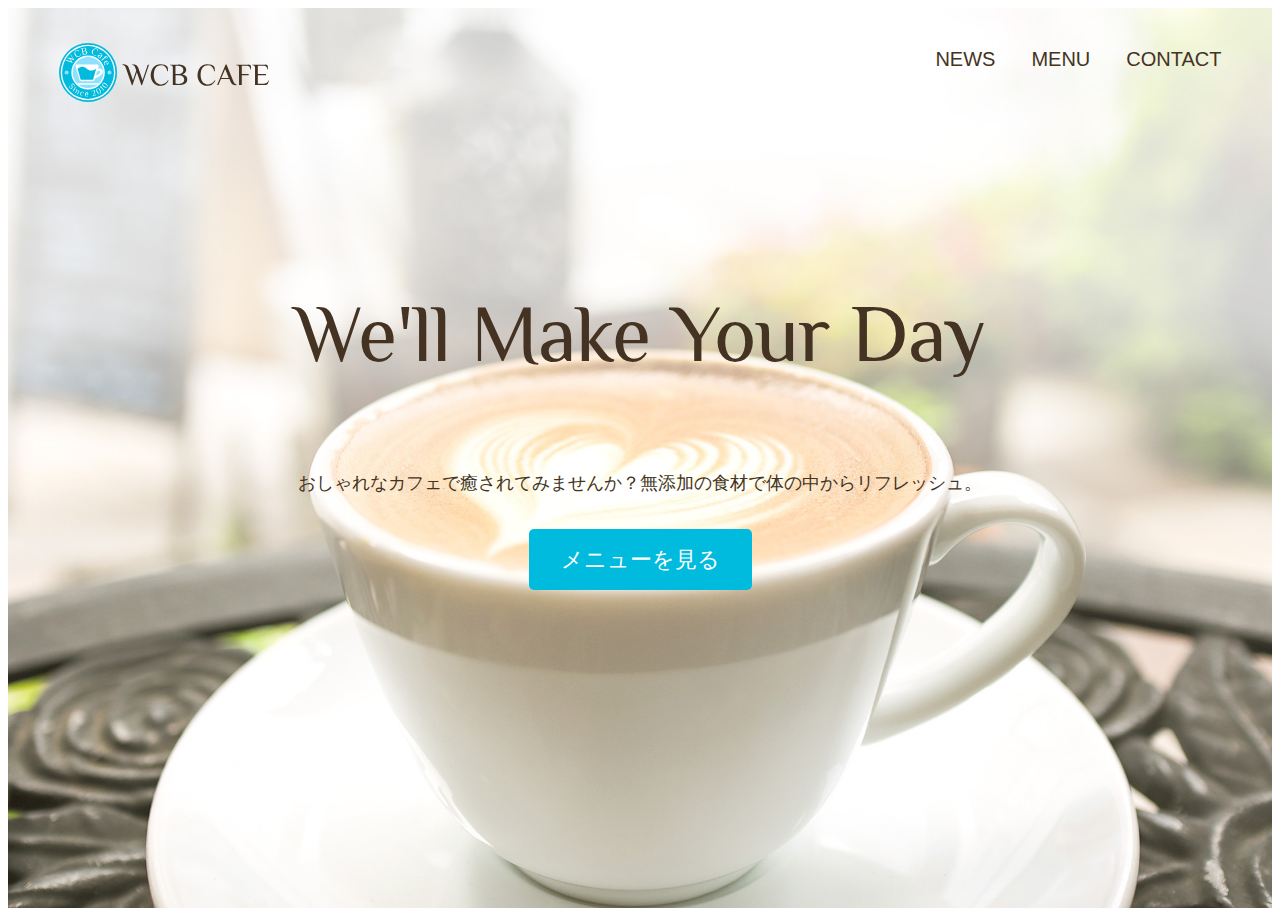
<file: index.html>
<!DOCTYPE html>
<html lang="ja">
    <head>
        <meta charset="utf8">
        <title>WCB Cafe</title>
        <meta name="description" content="ブレンドコーヒーとヘルシーなオーガニックフードを提供するカフェ">
        <link rel="icon" type="image/png" href="images/favicon.png">
        <meta property="og:url" content="https://example.com/index.html">
        <meta property="og:type" content="website">
        <meta property="og:title" content="WBC Cafe Home">
        <meta property="og:description" content="おしゃれなカフェで癒されてみませんか？無添加の食材で体の中からリフレッシュ。">
        <meta property="og:image" content="http://example.com/images/ogp.jpg">
        <!--- css -->
        <link rer="stylesheet" href="https://unpkg.com/ress/dist/ress.min.css">
        <link href="https://fonts.googleapis.com/css?family=philosopher" rel="stylesheet">
        <link href="css/style.css" rel="stylesheet">
    </head>
    <body>
      <div id="home" class="big-bg">
        <header class="page-header wrapper">
         <h1><a href="index.html"><img class="logo" src="images/logo.svg" alt="WCBカフェホーム"></a></h1>
         <nav>
            <ul class="main-nav">
              <li><a href="news.html">News</a></li>
              <li><a href="menu.html">Menu</a></li>
              <li><a href="contact.html">Contact</a></li>
            </ul>
          </nav>
        </header>

        <div class="home-content wrapper">
          <h2 class="page-title">We'll Make Your Day</h2>
          <p>おしゃれなカフェで癒されてみませんか？無添加の食材で体の中からリフレッシュ。</p>
          <a class="button" href="menu.html">メニューを見る</a>
        </div><!-- /.home-content -->
      </div><!--/#home -->
    </body>
</html>
</file>
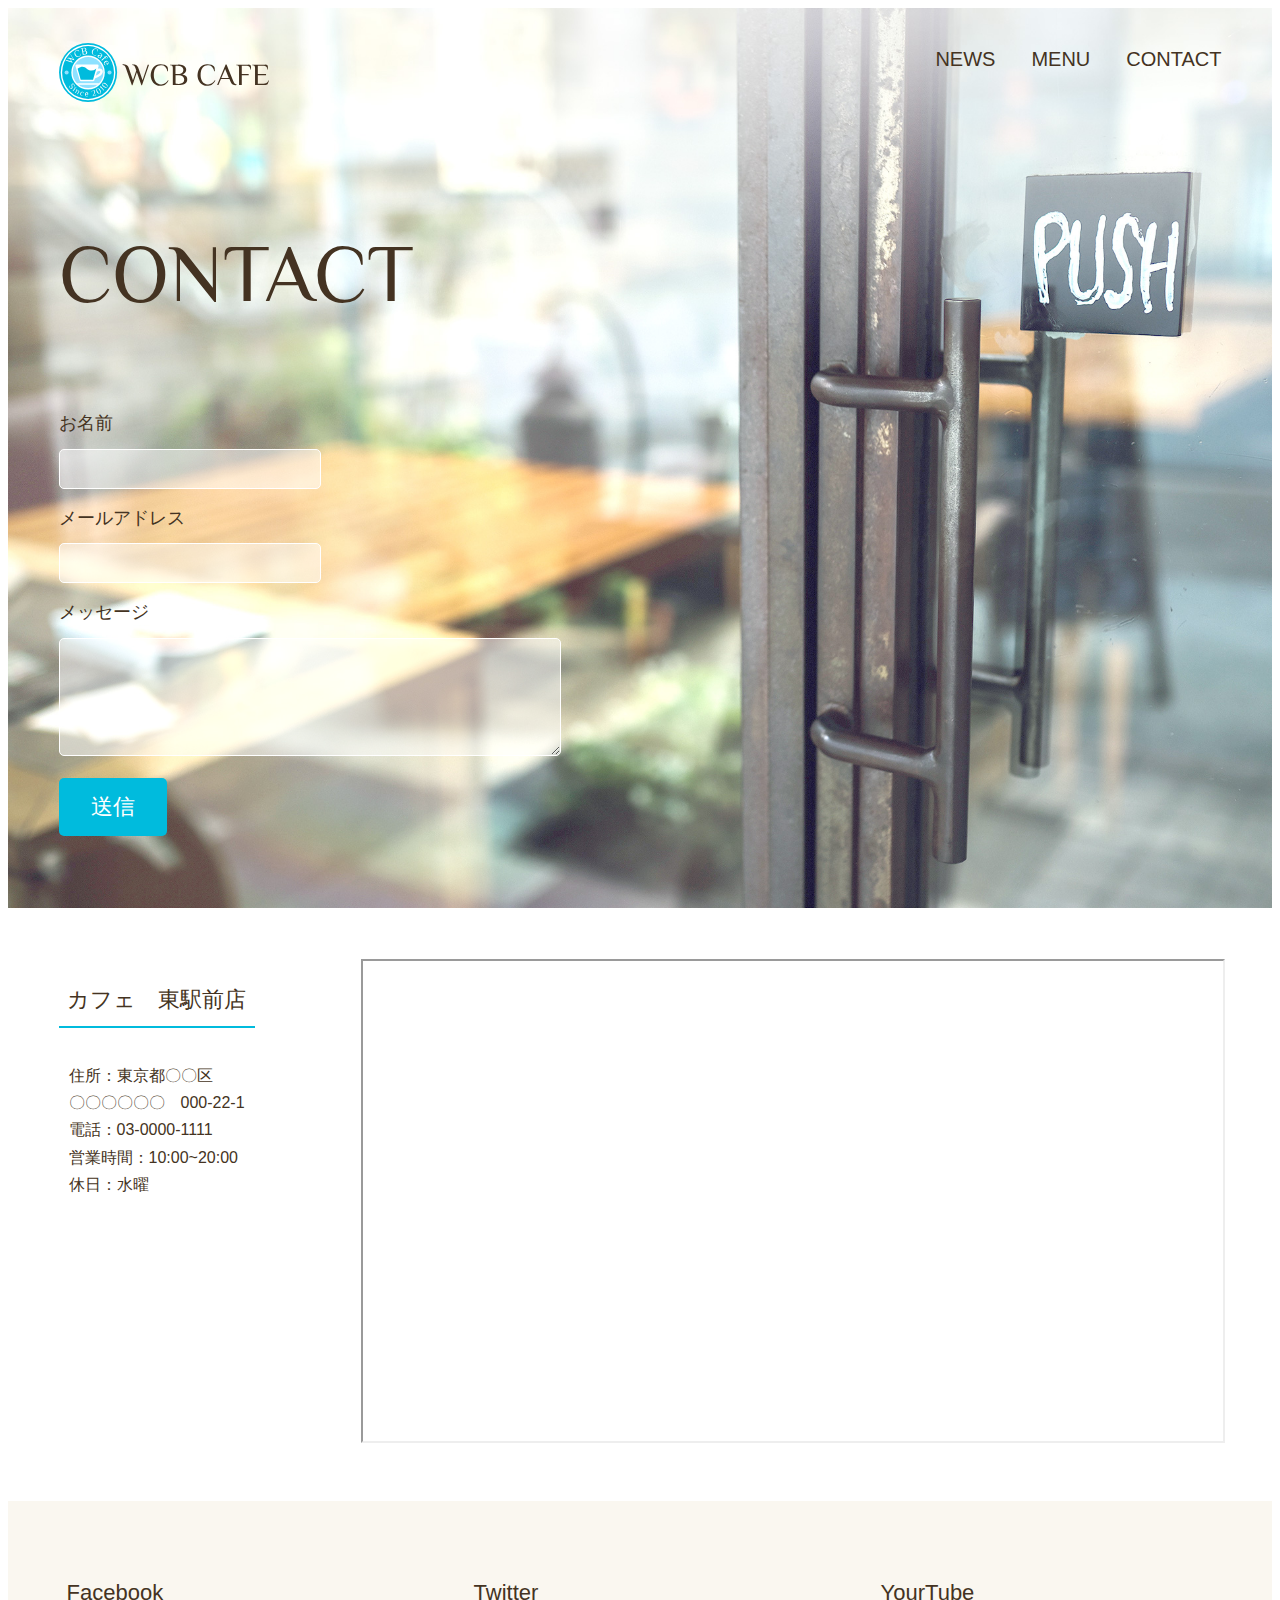
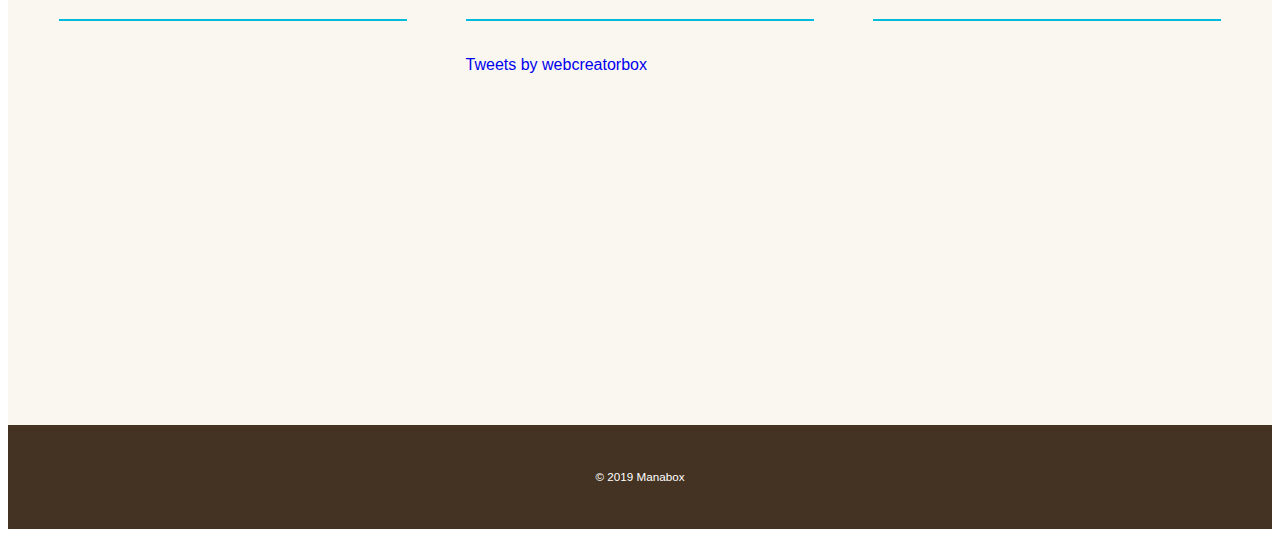
<file: contact.html>
<!DOCTYPE html>
<html lang="ja">
  <head>
    <meta charset="utf8">
    <title>WCB Cafe - CONTACT</title>
    <meta name="description" content="ブレンドコーヒーとヘルシーなオーガニックフードを提供するカフェ">
    <link rel="icon" type="image/png" href="images/favicon.png">
    <!--- css -->
    <link rer="stylesheet" href="https://unpkg.com/ress/dist/ress.min.css">
    <link href="https://fonts.googleapis.com/css?family=philosopher" rel="stylesheet">
    <link href="css/style.css" rel="stylesheet">
    <meta name="viewport" content="width=device-width,initial-scale=1">
  </head>
  <body>
    <div id="contact" class="big-bg">
      <header class="page-header wrapper">
       <h1>
         <a href="index.html">
           <img class="logo" src="images/logo.svg" alt="WCBカフェホーム">
          </a>
        </h1>
       <nav>
          <ul class="main-nav">
            <li><a href="news.html">News</a></li>
            <li><a href="menu.html">Menu</a></li>
            <li><a href="contact.html">Contact</a></li>
          </ul>
        </nav>
      </header>
      <div class="wrapper">
        <h2 class="page-title">Contact</h2>
        <form action="#">
          <div>
            <label for="name">お名前</label>
            <input type="text" id="name" name="your-name">
          </div>
          <div>
            <label for="email">メールアドレス</label>
            <input type="email" id="email" name="your-email">
          </div>
          <div>
            <label for="message">メッセージ</label>
            <textarea id="message" name="your-message"></textarea>
          </div>
          <input type="submit" class="button" value="送信">
        </form>
      </div><!-- /.wrapper -->
    </div><!--  /#contact-->
      <section id="location">
        <div class="wrapper">
          <div class="location-info">
            <h3 class="sub-title">カフェ　東駅前店</h3>
            <p>
              住所：東京都〇〇区<br>
              〇〇〇〇〇〇　000-22-1<br>
              電話：03-0000-1111<br>
              営業時間：10:00~20:00<br>
              休日：水曜
            </p>
          </div><!-- /.location-info -->
          <div class="location-map">
            <iframe src="https://www.google.com/maps/d/u/0/embed?mid=1BmKBHdkqYt7vWGSkbuaz_bdvmIisZXly" width="640" height="480"></iframe>
          </div><!-- /.local.map -->
        </div><!-- /.wrapper -->
      </section><!--  /#location-->
      <section id="sns">
        <div class="wrapper">
          <div class="sns-box">
            <h3 class="sub-title">Facebook</h3>
            <iframe src="https://www.facebook.com/plugins/page.php?href=https%3A%2F%2Fwww.facebook.com%2Ffacebook&tabs=timeline&width=340&height=315&small_header=false&adapt_container_width=true&hide_cover=false&show_facepile=false&appId" width="340" height="315" style="border:none;overflow:hidden" scrolling="no" frameborder="0" allowfullscreen="true" allow="autoplay; clipboard-write; encrypted-media; picture-in-picture; web-share"></iframe>
          </div>
          <div class="sns-box">
            <h3 class="sub-title">Twitter</h3>
            <a class="twitter-timeline" data-height="315" href="https://twitter.com/webcreatorbox?ref_src=twsrc%5Etfw">Tweets by webcreatorbox</a> <script async src="https://platform.twitter.com/widgets.js" charset="utf-8"></script>
          </div>
          <div class="sns-box">
            <h3 class="sub-title">YourTube</h3>
            <iframe width="560" height="315" src="https://www.youtube.com/embed/D9HIPTWxOPA" frameborder="0" allow="accelerometer; autoplay; clipboard-write; encrypted-media; gyroscope; picture-in-picture" allowfullscreen></iframe>
          </div>
        </div><!-- /.wrapper -->
      </section><!--  /#sns-->
    
    
    <footer>
      <div class="wrapper">
          <p><small>&copy; 2019 Manabox</small></p>
      </div>
    </footer>
  </body>
</html>
</file>
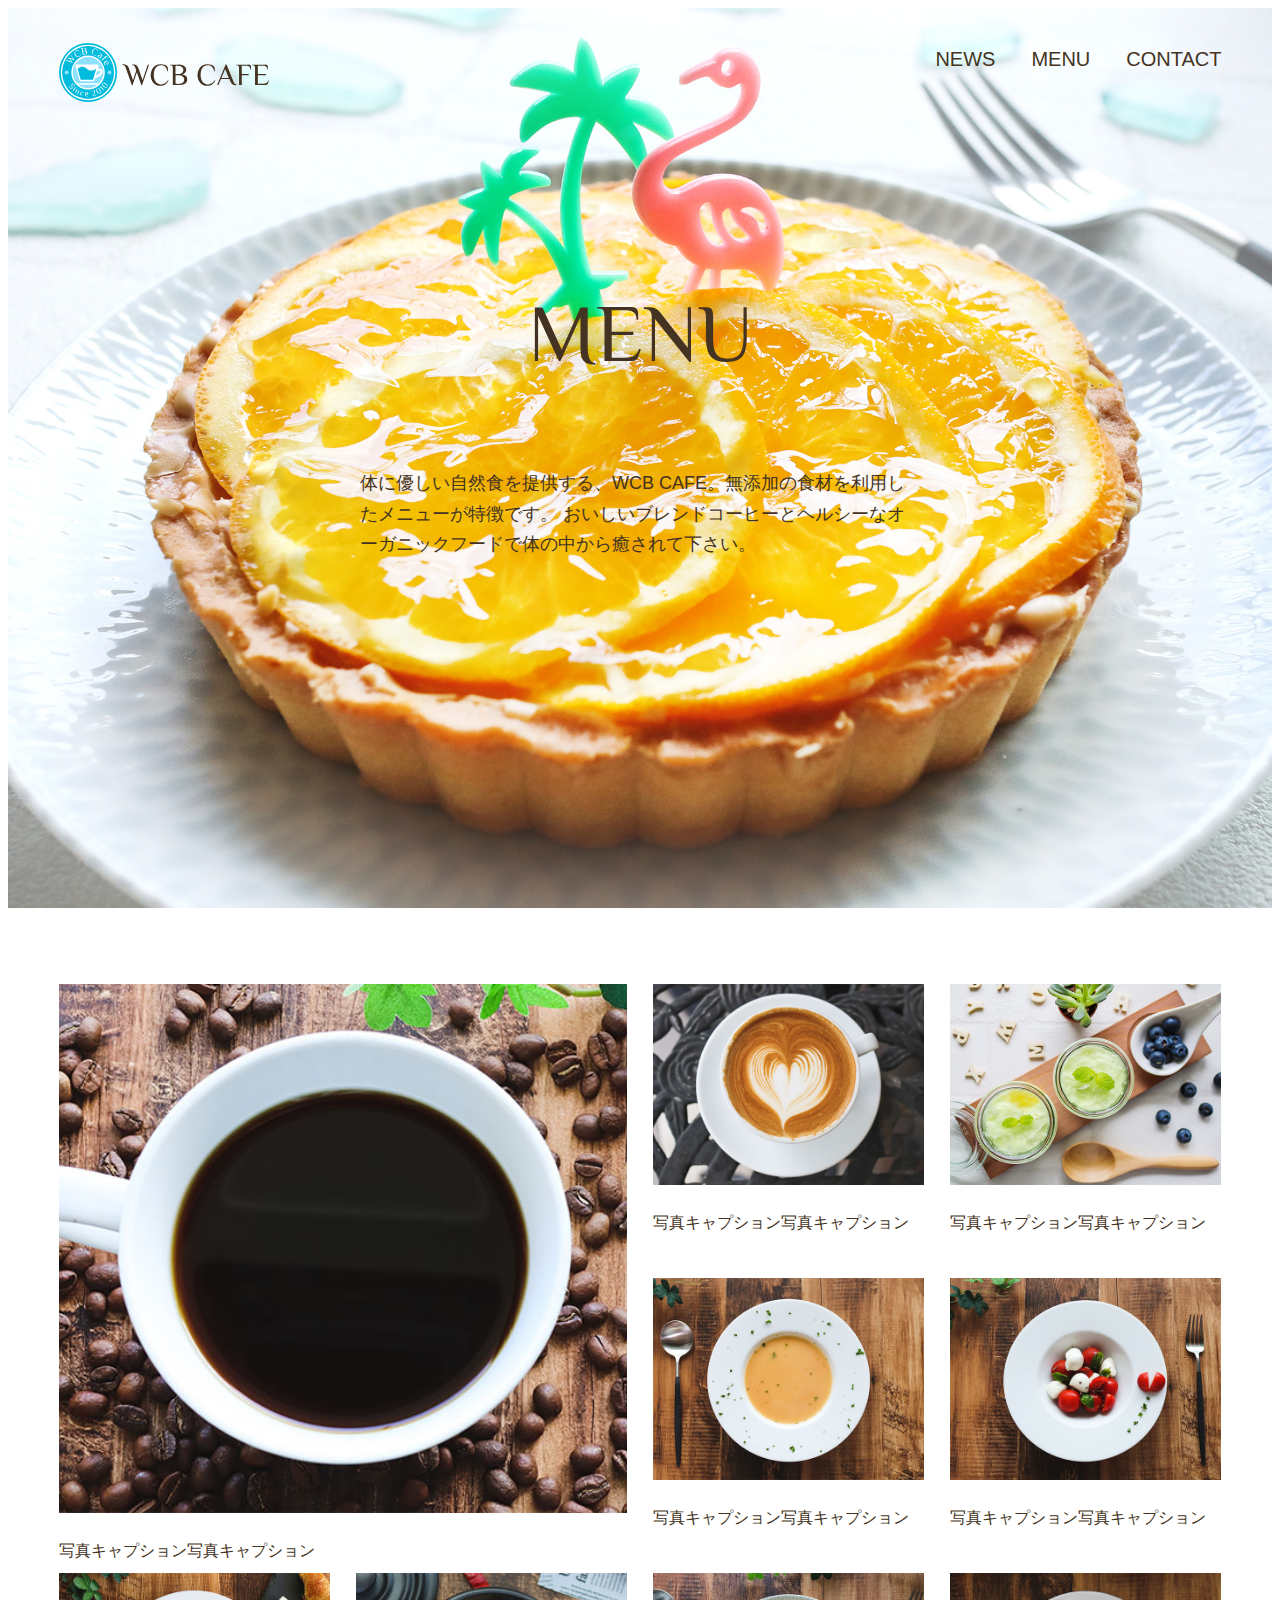
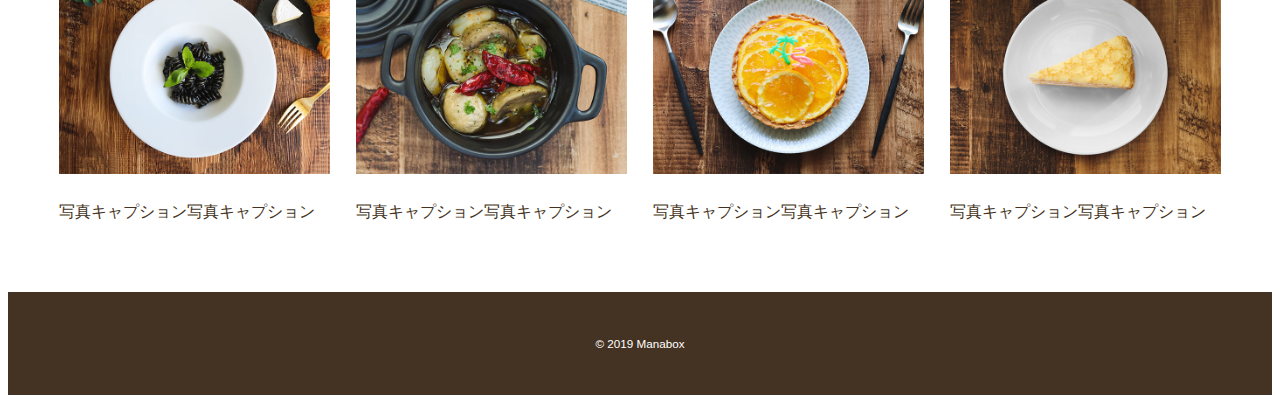
<file: menu.html>
<!DOCTYPE html>
<html lang="ja">
  <head>
    <meta charset="utf8">
    <title>WCB Cafe - MENU</title>
    <meta name="description" content="ブレンドコーヒーとヘルシーなオーガニックフードを提供するカフェ">
    <link rel="icon" type="image/png" href="images/favicon.png">
    <meta name="viewport" content="width=device-width,initial-scale=1">
    <!--- css -->
    <link rer="stylesheet" href="https://unpkg.com/ress/dist/ress.min.css">
    <link href="https://fonts.googleapis.com/css?family=philosopher" rel="stylesheet">
    <link href="css/style.css" rel="stylesheet">
  </head>
  <body>
    <div id="menu" class="big-bg">
      <header class="page-header wrapper">
       <h1>
         <a href="index.html">
           <img class="logo" src="images/logo.svg" alt="WCBカフェホーム">
          </a>
        </h1>
        <nav>
          <ul class="main-nav">
            <li>
              <a href="news.html">News</a>
            </li>
            <li>
              <a href="menu.html">Menu</a>
            </li>
            <li>
              <a href="contact.html">Contact</a>
            </li>
          </ul>
        </nav>
      </header>
       <div class="menu-content wrapper">
        <h2 class="page-title">Menu</h2>
        <p>
          体に優しい自然食を提供する、WCB CAFE。無添加の食材を利用したメニューが特徴です。
          おいしいブレンドコーヒーとヘルシーなオーガニックフードで体の中から癒されて下さい。
        </p>
      </div> 
      <!-- /.menu-content -->
    </div>
    <!-- #menu -->
    <div class="wrapper grid">
      <div class="item big-box">
        <img src="images/menu1.jpg" alt="">
        <p>写真キャプション写真キャプション</p>
      </div>
      <div class="item">
        <img src="images/menu2.jpg" alt="">
        <p>写真キャプション写真キャプション</p>
      </div>
      <div class="item">
        <img src="images/menu3.jpg" alt="">
        <p>写真キャプション写真キャプション</p>
      </div>
      <div class="item">
        <img src="images/menu4.jpg" alt="">
        <p>写真キャプション写真キャプション</p>
      </div>
      <div class="item">
        <img src="images/menu5.jpg" alt="">
        <p>写真キャプション写真キャプション</p>
      </div>
      <div class="item">
        <img src="images/menu6.jpg" alt="">
        <p>写真キャプション写真キャプション</p>
      </div>
      <div class="item">
        <img src="images/menu7.jpg" alt="">
        <p>写真キャプション写真キャプション</p>
      </div>
      <div class="item">
        <img src="images/menu8.jpg" alt="">
        <p>写真キャプション写真キャプション</p>
      </div>
      <div class="item">
        <img src="images/menu9.jpg" alt="">
        <p>写真キャプション写真キャプション</p>
      </div>
    </div>
    <!-- .grid -->
    <footer>
      <div class="wrapper">
          <p>
            <small>&copy; 2019 Manabox</small>
          </p>
      </div>
    </footer>
  </body>
</html>
</file>
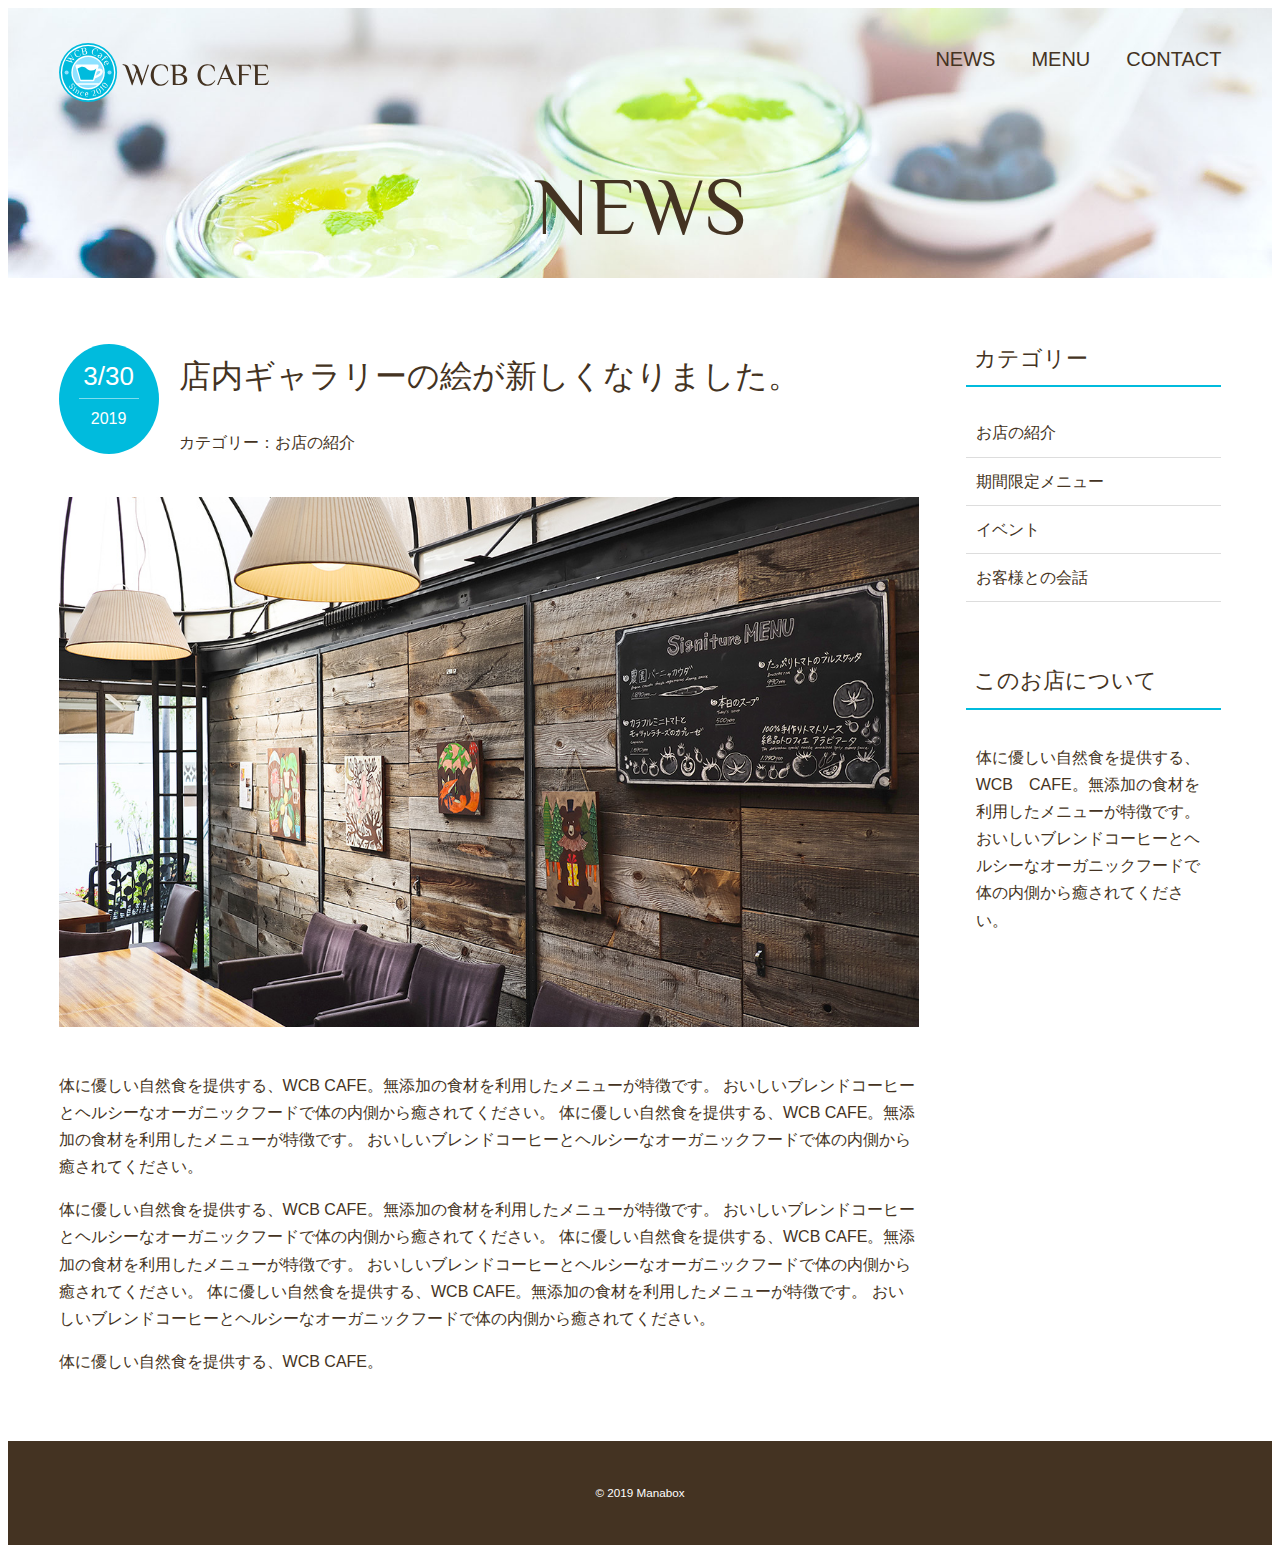
<file: news.html>
<!DOCTYPE html>
<html lang="ja">
  <head>
    <meta charset="utf8">
    <title>WCB Cafe - NEWS</title>
    <meta name="description" content="ブレンドコーヒーとヘルシーなオーガニックフードを提供するカフェ">
    <link rel="icon" type="image/png" href="images/favicon.png">
    <meta name="viewport" content="width=device-width,initial-scale=1">
    <!--- css -->
    <link rer="stylesheet" href="https://unpkg.com/ress/dist/ress.min.css">
    <link href="https://fonts.googleapis.com/css?family=philosopher" rel="stylesheet">
    <link href="css/style.css" rel="stylesheet">
  </head>
  <body>
    <div id="news" class="big-bg">
      <header class="page-header wrapper">
        <h1>
          <a href="index.html">
           <img class="logo" src="images/logo.svg" alt="WCBカフェホーム">
          </a>
        </h1>
       <nav>
          <ul class="main-nav">
            <li>
              <a href="news.html">News</a>
            </li>
            <li>
              <a href="menu.html">Menu</a>
            </li>
            <li>
              <a href="contact.html">Contact</a>
            </li>
          </ul>
        </nav>
      </header>
      <div class="wrapper">
        <h2 class="page-title">News</h2>
      </div>
      <!-- /.wrapper -->
    </div>
    <!-- /#news -->
    <div class="news-contents wrapper">
      <article>       
        <header class="post-info">
          <h2 class="post-title">店内ギャラリーの絵が新しくなりました。</h2>
          <p class="post-date">
            3/30
            <span>2019</span>
          </p>
          <p class="post-cat">カテゴリー：お店の紹介</p>
        </header>
        <img src="images/wall.jpg" alt="店内の様子">
        <p>
          体に優しい自然食を提供する、WCB CAFE。無添加の食材を利用したメニューが特徴です。
          おいしいブレンドコーヒーとヘルシーなオーガニックフードで体の内側から癒されてください。
          体に優しい自然食を提供する、WCB CAFE。無添加の食材を利用したメニューが特徴です。
          おいしいブレンドコーヒーとヘルシーなオーガニックフードで体の内側から癒されてください。
        </p>
        <p>
          体に優しい自然食を提供する、WCB CAFE。無添加の食材を利用したメニューが特徴です。
          おいしいブレンドコーヒーとヘルシーなオーガニックフードで体の内側から癒されてください。
          体に優しい自然食を提供する、WCB CAFE。無添加の食材を利用したメニューが特徴です。
          おいしいブレンドコーヒーとヘルシーなオーガニックフードで体の内側から癒されてください。
          体に優しい自然食を提供する、WCB CAFE。無添加の食材を利用したメニューが特徴です。
          おいしいブレンドコーヒーとヘルシーなオーガニックフードで体の内側から癒されてください。
        </p>
        <p>体に優しい自然食を提供する、WCB CAFE。</p>
      </article>
        <aside>
        <h3 class="sub-title">カテゴリー</h3>
        <ul class="sub-menu">
          <li>
            <a href="#">お店の紹介</a>
          </li>
          <li>
            <a href="#">期間限定メニュー</a>
          </li>
          <li>
            <a href="#">イベント</a>
          </li>
          <li>
            <a href="#">お客様との会話</a>
          </li>
        </ul>
        <h3 class="sub-title">このお店について</h3>
        <p>
          体に優しい自然食を提供する、WCB　CAFE。無添加の食材を利用したメニューが特徴です。
          おいしいブレンドコーヒーとヘルシーなオーガニックフードで体の内側から癒されてください。
        </p>
      </aside>
    </div>
    <!-- /.news-vontents -->
    <footer>
      <div class="wrapper">
          <p>
            <small>&copy; 2019 Manabox</small>
          </p>
      </div>
    </footer>
  </body>
</html>
</file>
<file: css/style.css>
@charset "UTF-8";

/* 共通部分 
--------------------*/
html {
  font-size: 100%;
}
body {
  font-family: "Yu Gothic Medium","遊ゴシック Medium",YuGothic,"遊ゴシック体","ヒラギノ角ゴ Pro W3",sans-serif;
  line-height: 1.7;
  color: #432;
}
a{
  text-decoration: none;
}
img {
max-width: 100%;
}
.wrapper {
  max-width:　1100px;
  margin: 0 auto;
  padding: 0 4%;
}
/* 大きな背景画像 */
.big-bg {
  background-size: cover;
  background-position: center top;
  background-repeat: no-repeat;
}
/* 見出し */
.page-title {
  font-size: 5rem;
  font-family: 'Philosopher',serif;
  text-transform: uppercase;
  font-weight: normal;
}
.sub-title {
  font-size: 1.375rem;
  padding: 0 8px 8px;
  border-bottom: 2px #0bd solid;
  font-weight: normal;
}
/* ボタン */
.button{
  font-size: 1.375rem;
  background: #0bd;
  color: #fff;
  border-radius: 5px;
  padding: 18px 32px;
}
.button:hover {
  background: #0090aa;
}
/* iframe */
iframe {
  width: 100%;
}
/* HEADER
-----------------------*/
.page-header {
  display: flex;
  justify-content: space-between;
}
.logo {
    width: 210px;
    margin-top: 14px;
}
.main-nav {
    display: flex;
    font-size: 1.25rem;
    text-transform: uppercase;
    margin-top: 34px;
    list-style: none;
}
.main-nav li {
    margin-left: 36px;
}
.main-nav a {
    color: #432;
}
.main-nav a:hover {
    color: #0bd;
}
/* HOME
-----------------------*/
#home {
  background-image: url(../images/main-bg.jpg);
  min-height: 100vh;
}
#home .page-title {
  text-transform: none;
}
.home-content {
    text-align: center;
    margin-top: 10%;
}
.home-content p {
    font-size: 1.125rem;
    margin: 10px 0 42px;
}
/* NEWS
--------------------- */
#news {
  background-image: url(../images/news-bg.jpg);
  height: 270px;
  margin-bottom: 40px;
}
#news .page-title {
  text-align: center;
  margin: 0;
}
.news-contents {
  display: flex;
  justify-content: space-between;
  margin-bottom: 50px; 
  }
/* 記事部分 */
article {
  width: 74%;
}
.post-info {
  position: relative;
  padding-top: 4px;
  margin-bottom: 40px;
  }
.post-date {
  background: #0bd;
  border-radius: 50%;
  color: #fff;
  width: 100px;
  height: 100px;
  font-size: 1.625rem;
  text-align: center;
  position: absolute;
  top: 0%;
  padding-top: 10px; 
  }
.post-date span{
  font-size: 1rem;
  border-top: 1px rgba(255,255,255,.5) solid;
  padding-top: 6px;
  display: block;
  width: 60%;
  margin: 0 auto;
  }
.post-title {
  font-family: "Yu Mincho","YuMinho",serif;
  font-size: 2rem;
  font-weight: normal;
  }
.post-title,
.post-cat {
  margin-left: 120px;
  }
article img {
  margin-bottom: 20px;
  }
article p {
  margin-bottom: 1rem;
  }
  /* サイドバー */
aside {
  width: 22%;
}
.sub-menu{
  margin-bottom: 60px;
  list-style: none;
  padding-inline-start: 0px;

}
.sub-menu li {
  border-bottom: 1px #ddd solid;
}
.sub-menu a{
  color: #432;
  padding: 10px;
  display: block;
}
.sub-menu a:hover {
  color: #0bd;
}
aside p {
  padding: 12px 10px;
}
/* MENU
-------------------- */
#menu {
  background-image: url(../images/menu-bg.jpg);
  min-height: 100vh;
}
.menu-content {
  max-width: 560px;
  margin-top: 10%;
}
.menu-content .page-title {
  text-align: center; 
}
.menu-content p {
  font-size: 1.125rem;
  margin: 10px 0 0;
}
.grid {
  display: grid;
  gap: 26px;
  grid-template-columns: repeat(auto-fit, minmax(240px, 1fr));
  margin-top: 6%;
  margin-bottom: 50px;
}
.big-box {
  grid-column: 1 / 3;
  grid-row: 1 / 3;
}
.big-box img {
  height: 94%;
  width: 100%;
  object-fit: cover;
}
/* CONTACT
--------------------- */
#contact {
  background-image: url(../images/contact-bg.jpg);
  min-height: 100vh;
}
/* フォーム */
form div {
  margin-bottom: 14px;
}
label {
  font-size: 1.125rem;
  margin-bottom: 10px;
  display: block;
}
input[type="text"],
input[type="email"],
textarea {
  background: rgba(255,255,255,.5);
  border: 1px #fff solid;
  border-radius: 5px;
  padding: 10px;
  font-size: 1rem;
}
input[type="text"],
input[type="email"] {
  width: 100%;
  max-width: 240px;
}
textarea {
  width: 100%;
  max-width: 480px;
  height: 6rem;
}
input[type="submit"] {
  border: none;
  cursor: pointer;
  line-height: 1;
}
/* 店舗情報・地図 */
#location {
  padding: 4% 0;
}
#location .wrapper {
  display: flex;
  justify-content: space-between;
}
.lacation-info {
  width: 22%;
}
.location-info p {
  padding: 12px 10px;
}
.location-map {
  width: 74%;
}
/* iframe */
iframe {
  width: 100%;
}
/* SNS */
#sns {
  background: #FAF7F0;
  padding: 4% 0;
}
#sns .wrapper {
  display: flex;
  justify-content: space-between;
}
#sns .sub-title {
  margin-bottom: 30px;
}
.sns-box {
  width: 30%;
}
/* フッター 
----------------------*/
footer {
  background: #432;
  text-align: center;
  padding: 26px 0;
}
footer p {
  color: #fff;
  font-size: 0.875rem;
}
/* モバイル版
-------------------- */
@media (max-width: 600px) {
  .page-title {
    font-size: 2.5rem;
  }
  .page-header{
    flex-direction: column;
    align-items: center;
  }
/*  HEADER */
  .main-nav {
    font-size: 1rem;
    margin-top: 10px;
   }
  .main-nav li {
    margin: 0 20px;
   }
/* HOME */
  .home-content {
    margin-top: 20%;
   }
/* NEWS */
  .news-contents{
    flex-direction: column;
  }
  #news .page-title {
    margin-top: 30px;
  }
  article,
  aside {
    width: 100%;
  }
  aside {
    margin-top: 60px;
  }
  .post-info {
    margin-bottom: 30px;
  }
  .post-date{
    width: 70px;
    height: 70px;
    font-size: 1rem;
  }
  .post-date span {
    font-size: 0.875rem;
    margin-top: 2px;
  }
  .post-title {
    font-size: 1.375rem;
  }
  .post-cat {
    font-size: 0.875rem;
    margin-top: 10px;
  }
  .post-title,
  .post-cat {
    margin-left: 80px;
  }
  /* MENU */
  .menu-content {
    margin-top: 20%;
  }
  .big-box {
    grid-column: auto;
    grid-row: auto;
  }
  .big-box img {
    height: 100%;
  }
  /* CONTACT */
  #contact .page-title {
    margin-top: 40px;
  }
  /* フォーム */
  input[type="text"],
  input[type="email"],
  textarea {
    max-width: 100%;
  }
  /* 店舗情報・地図/ SNS  */
  #location .wrapper,
  #sns .wrapper {
    flex-direction: column;
  }
  .lacation-info,
  .location-map,
  .sns-box {
    width: 100%;
  }
  .sns-box {
    margin-bottom: 30px;
  }
}
</file>
